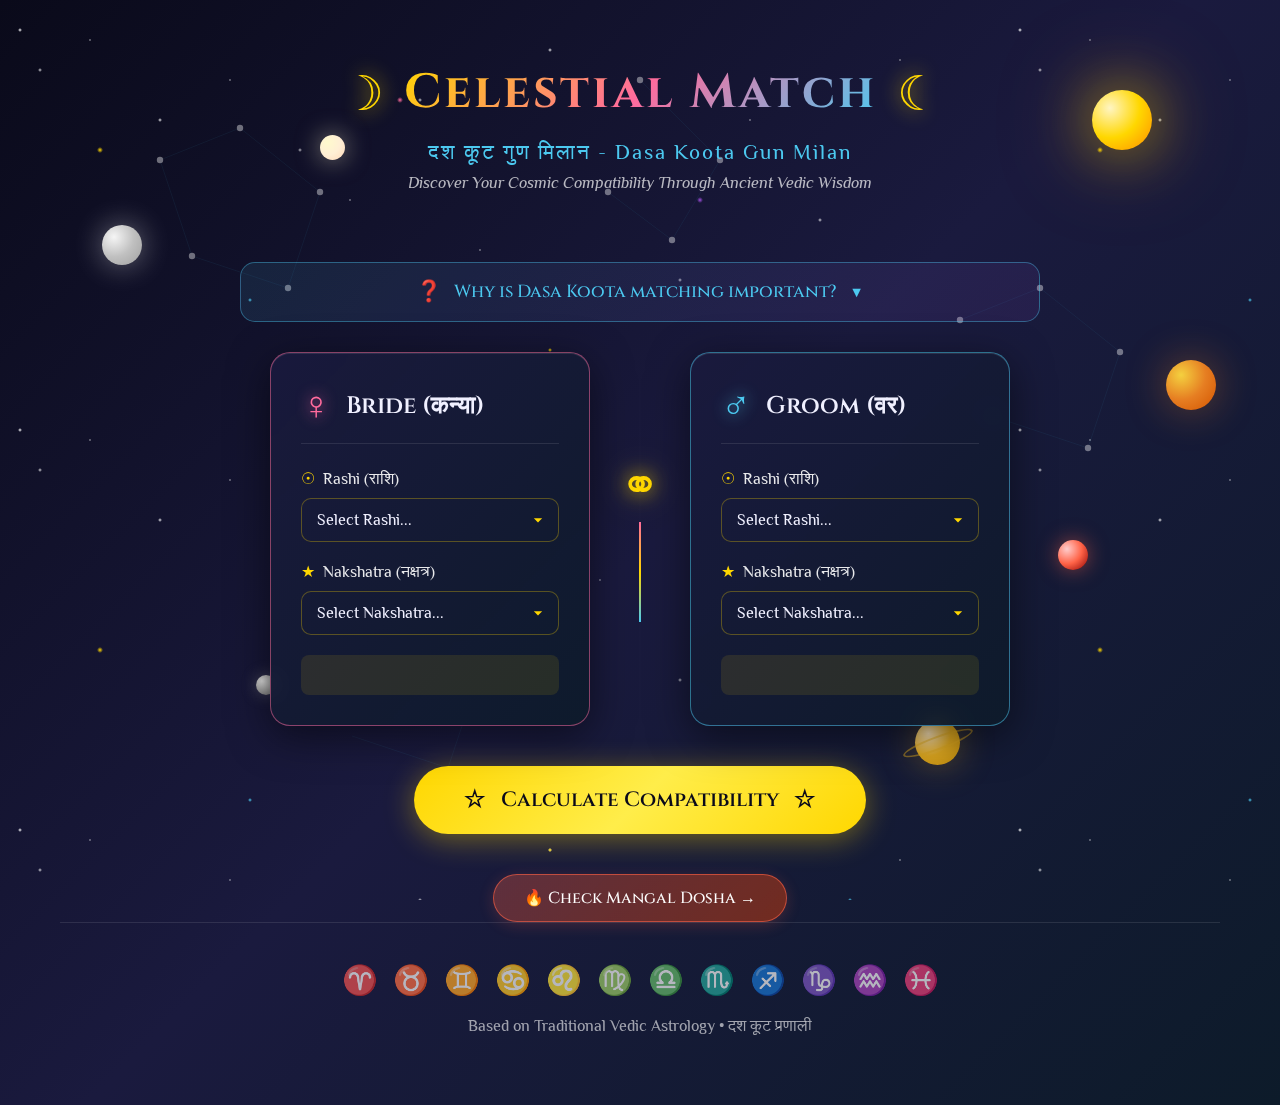
<file: astrocheck/index.html>
<!DOCTYPE html>
<html lang="en">
<head>
    <meta charset="UTF-8">
    <meta name="viewport" content="width=device-width, initial-scale=1.0">
    <title>✨ Celestial Match - Kundli Milan ✨</title>
    <link rel="preconnect" href="https://fonts.googleapis.com">
    <link rel="preconnect" href="https://fonts.gstatic.com" crossorigin>
    <link href="https://fonts.googleapis.com/css2?family=Cinzel:wght@400;600;700&family=Philosopher:wght@400;700&display=swap" rel="stylesheet">
    <link rel="stylesheet" href="styles.css">
</head>
<body>
    <div class="stars"></div>
    <div class="twinkling"></div>
    <div class="constellation"></div>
    
    <div class="planets">
        <div class="planet sun" title="Sun - सूर्य"></div>
        <div class="planet moon" title="Moon - चन्द्र"></div>
        <div class="planet mars" title="Mars - मंगल"></div>
        <div class="planet mercury" title="Mercury - बुध"></div>
        <div class="planet jupiter" title="Jupiter - गुरु"></div>
        <div class="planet venus" title="Venus - शुक्र"></div>
        <div class="planet saturn" title="Saturn - शनि"></div>
    </div>

    <div class="container">
        <header>
            <div class="logo">
                <span class="logo-icon">☽</span>
                <h1>Celestial Match</h1>
                <span class="logo-icon">☾</span>
            </div>
            <p class="subtitle">दश कूट गुण मिलान - Dasa Koota Gun Milan</p>
            <p class="tagline">Discover Your Cosmic Compatibility Through Ancient Vedic Wisdom</p>
        </header>

        <main>
            <!-- Expandable Info Section -->
            <div class="info-accordion">
                <button class="accordion-toggle" id="info-toggle">
                    <span class="toggle-icon">❓</span>
                    <span>Why is Dasa Koota matching important?</span>
                    <span class="toggle-arrow">▼</span>
                </button>
                <div class="accordion-content" id="info-content">
                    <div class="info-card">
                        <h3>🌟 The Science of Kundli Milan</h3>
                        <p>Kundli Milan (कुंडली मिलान), also known as <strong>Dasa Koota Gun Milan</strong>, is an ancient Vedic astrology system used to assess the compatibility between a prospective bride and groom before marriage. This 36-point matching system has been practiced for thousands of years in Indian tradition.</p>
                        
                        <h4>📊 The 10 Kootas Explained</h4>
                        <p>Each Koota evaluates a different aspect of married life:</p>
                        
                        <div class="koota-explain">
                            <div class="koota-explain-item">
                                <strong>☽ Rasi Koota (7 points)</strong>
                                <p>Evaluates emotional and mental compatibility based on Moon signs. The most important koota as it determines how well partners will understand each other's feelings, thoughts, and emotional needs.</p>
                            </div>
                            <div class="koota-explain-item">
                                <strong>♃ Rasyadhipati (5 points)</strong>
                                <p>Examines friendship between planetary lords of both Rashis. When lords are friends, partners naturally support each other's growth. Enemy lords may cause friction in decision-making and life goals.</p>
                            </div>
                            <div class="koota-explain-item">
                                <strong>∞ Rajju Koota (5 points)</strong>
                                <p>Critical for longevity! Rajju classifies nakshatras into body parts (head, neck, stomach, thigh, foot). Same Rajju may affect that body part's health or indicate widowhood. Different Rajju ensures protection.</p>
                            </div>
                            <div class="koota-explain-item">
                                <strong>☯ Gana Koota (4 points)</strong>
                                <p>Assesses temperament: <em>Deva</em> (gentle, cultured), <em>Nara</em> (balanced), <em>Rakshasa</em> (dominating). Same Gana means similar values and approaches to life. Deva-Rakshasa combination needs extra effort.</p>
                            </div>
                            <div class="koota-explain-item">
                                <strong>♌ Yoni Koota (4 points)</strong>
                                <p>Determines physical and intimate compatibility through animal symbols. Each nakshatra has a male or female animal. Compatible animals ensure physical harmony; enemy animals (like Snake-Mongoose) may create challenges.</p>
                            </div>
                            <div class="koota-explain-item">
                                <strong>☉ Dina Koota (3 points)</strong>
                                <p>Indicates day-to-day harmony, health compatibility, and mutual well-being. A good Dina score suggests fewer daily conflicts, better health synchronization, and smoother routine life together.</p>
                            </div>
                            <div class="koota-explain-item">
                                <strong>⚔ Vedha (2 points)</strong>
                                <p>Checks for nakshatra "affliction pairs" that traditionally cause obstacles. Vedha dosha is considered serious - these specific combinations are believed to bring sorrows and problems in married life.</p>
                            </div>
                            <div class="koota-explain-item">
                                <strong>☊ Vasya (2 points)</strong>
                                <p>Measures magnetic attraction and influence. Good Vasya ensures partners are naturally drawn to each other and willing to compromise. It determines who holds more influence in the relationship.</p>
                            </div>
                            <div class="koota-explain-item">
                                <strong>✦ Mahendra (2 points)</strong>
                                <p>Ensures family prosperity, wealth accumulation, and good progeny. Favorable Mahendra promotes happiness in family life and ensures continuation of lineage through healthy children.</p>
                            </div>
                            <div class="koota-explain-item">
                                <strong>♀ Stree Deergha (2 points)</strong>
                                <p>Specifically looks at the bride's welfare and longevity. A favorable score indicates the wife will enjoy a comfortable, respected, and happy life after marriage.</p>
                            </div>
                        </div>
                        
                        <h4>🎯 Score Interpretation</h4>
                        <div class="score-guide">
                            <div class="score-item excellent">26+ points: Excellent Match ✓</div>
                            <div class="score-item good">21-25 points: Very Good Match ✓</div>
                            <div class="score-item moderate">18-20 points: Good Match (Acceptable)</div>
                            <div class="score-item caution">Below 18: Needs Careful Consideration</div>
                        </div>
                        
                        <h4>⚠️ Important Doshas</h4>
                        <p>Some combinations indicate specific <strong>doshas</strong> (afflictions) that traditionally require remedial measures:</p>
                        <ul>
                            <li><strong>Rajju Dosha</strong> - Same Rajju position (affects longevity)</li>
                            <li><strong>Vedha Dosha</strong> - Certain nakshatra pairs that cause obstacles</li>
                            <li><strong>Gana Dosha</strong> - Incompatible temperaments (Deva-Rakshasa)</li>
                        </ul>
                        
                        <h4>💡 Modern Perspective</h4>
                        <p>While Kundli matching provides valuable insights into potential compatibility areas, remember that:</p>
                        <ul>
                            <li>Scores are guidelines, not absolute verdicts</li>
                            <li>Many successful marriages have moderate scores</li>
                            <li>Love, mutual respect, and communication are equally important</li>
                            <li>Remedies and conscious effort can address most doshas</li>
                        </ul>
                        
                        <p class="info-footer">🙏 Use this calculator as a tool for self-awareness and discussion, not as the sole decision-maker.</p>
                    </div>
                </div>
            </div>

            <div class="input-section">
                <div class="person-card bride">
                    <div class="card-header">
                        <span class="zodiac-symbol">♀</span>
                        <h2>Bride (कन्या)</h2>
                    </div>
                    <div class="form-group">
                        <label for="bride-rasi">
                            <span class="label-icon">☉</span> Rashi (राशि)
                        </label>
                        <select id="bride-rasi" class="cosmic-select">
                            <option value="">Select Rashi...</option>
                        </select>
                    </div>
                    <div class="form-group">
                        <label for="bride-nakshatra">
                            <span class="label-icon">★</span> Nakshatra (नक्षत्र)
                        </label>
                        <select id="bride-nakshatra" class="cosmic-select">
                            <option value="">Select Nakshatra...</option>
                        </select>
                    </div>
                    <div class="selected-info" id="bride-info"></div>
                </div>

                <div class="divider">
                    <div class="union-icon">⚭</div>
                    <div class="connecting-line"></div>
                </div>

                <div class="person-card groom">
                    <div class="card-header">
                        <span class="zodiac-symbol">♂</span>
                        <h2>Groom (वर)</h2>
                    </div>
                    <div class="form-group">
                        <label for="groom-rasi">
                            <span class="label-icon">☉</span> Rashi (राशि)
                        </label>
                        <select id="groom-rasi" class="cosmic-select">
                            <option value="">Select Rashi...</option>
                        </select>
                    </div>
                    <div class="form-group">
                        <label for="groom-nakshatra">
                            <span class="label-icon">★</span> Nakshatra (नक्षत्र)
                        </label>
                        <select id="groom-nakshatra" class="cosmic-select">
                            <option value="">Select Nakshatra...</option>
                        </select>
                    </div>
                    <div class="selected-info" id="groom-info"></div>
                </div>
            </div>

            <button id="calculate-btn" class="calculate-btn">
                <span class="btn-icon">☆</span>
                <span>Calculate Compatibility</span>
                <span class="btn-icon">☆</span>
            </button>

            <div style="text-align: center; margin-top: 20px;">
                <a href="mangal-dosha.html" class="mangal-btn">
                    🔥 Check Mangal Dosha →
                </a>
            </div>

            <div id="results" class="results-section hidden">
                <div class="results-header">
                    <h2>✧ Compatibility Results ✧</h2>
                    <div class="score-circle">
                        <svg viewBox="0 0 100 100">
                            <circle class="score-bg" cx="50" cy="50" r="45"></circle>
                            <circle class="score-progress" cx="50" cy="50" r="45" id="score-circle"></circle>
                        </svg>
                        <div class="score-text">
                            <span id="total-score">0</span>
                            <span class="score-max">/36</span>
                        </div>
                    </div>
                    <div id="compatibility-verdict" class="verdict"></div>
                </div>

                <div class="koota-grid">
                    <div class="koota-item has-tooltip" data-koota="dina">
                        <div class="koota-icon icon-sun">☉</div>
                        <div class="koota-name">Dina Koota</div>
                        <div class="koota-desc">Daily Harmony</div>
                        <div class="koota-score"><span id="dina-score">0</span>/3</div>
                        <div class="koota-bar"><div class="koota-fill" id="dina-bar"></div></div>
                        <div class="koota-tooltip">Assesses day-to-day compatibility, health harmony, and mutual well-being. Good score = fewer daily conflicts.</div>
                    </div>
                    <div class="koota-item has-tooltip" data-koota="gana">
                        <div class="koota-icon icon-gana">☯</div>
                        <div class="koota-name">Gana Koota</div>
                        <div class="koota-desc">Temperament</div>
                        <div class="koota-score"><span id="gana-score">0</span>/4</div>
                        <div class="koota-bar"><div class="koota-fill" id="gana-bar"></div></div>
                        <div class="koota-tooltip">Evaluates temperament: Deva (divine), Nara (human), Rakshasa (demon). Same Gana = best compatibility.</div>
                    </div>
                    <div class="koota-item has-tooltip" data-koota="yoni">
                        <div class="koota-icon icon-yoni">♌</div>
                        <div class="koota-name">Yoni Koota</div>
                        <div class="koota-desc">Physical Compatibility</div>
                        <div class="koota-score"><span id="yoni-score">0</span>/4</div>
                        <div class="koota-bar"><div class="koota-fill" id="yoni-bar"></div></div>
                        <div class="koota-tooltip">Determines physical and intimate compatibility based on animal symbols. Enemy animals = 0 points.</div>
                    </div>
                    <div class="koota-item has-tooltip" data-koota="rasi">
                        <div class="koota-icon icon-rasi">☽</div>
                        <div class="koota-name">Rasi Koota</div>
                        <div class="koota-desc">Moon Sign</div>
                        <div class="koota-score"><span id="rasi-score">0</span>/7</div>
                        <div class="koota-bar"><div class="koota-fill" id="rasi-bar"></div></div>
                        <div class="koota-tooltip">Most important koota! Evaluates emotional compatibility based on Moon sign positions. Carries highest points.</div>
                    </div>
                    <div class="koota-item has-tooltip" data-koota="rasiadhipati">
                        <div class="koota-icon icon-lord">♃</div>
                        <div class="koota-name">Rasyadhipati</div>
                        <div class="koota-desc">Planetary Lords</div>
                        <div class="koota-score"><span id="rasiadhipati-score">0</span>/5</div>
                        <div class="koota-bar"><div class="koota-fill" id="rasiadhipati-bar"></div></div>
                        <div class="koota-tooltip">Examines relationship between planetary lords of Moon signs. Friendly lords = natural harmony.</div>
                    </div>
                    <div class="koota-item has-tooltip" data-koota="rajju">
                        <div class="koota-icon icon-rajju">∞</div>
                        <div class="koota-name">Rajju Koota</div>
                        <div class="koota-desc">Longevity</div>
                        <div class="koota-score"><span id="rajju-score">0</span>/5</div>
                        <div class="koota-bar"><div class="koota-fill" id="rajju-bar"></div></div>
                        <div class="koota-tooltip">Crucial for marriage longevity! Same Rajju (body part) = caution advised. Different Rajju = auspicious.</div>
                    </div>
                    <div class="koota-item has-tooltip" data-koota="vedha">
                        <div class="koota-icon icon-vedha">⚔</div>
                        <div class="koota-name">Vedha Koota</div>
                        <div class="koota-desc">Affliction</div>
                        <div class="koota-score"><span id="vedha-score">0</span>/2</div>
                        <div class="koota-bar"><div class="koota-fill" id="vedha-bar"></div></div>
                        <div class="koota-tooltip">Checks for nakshatra affliction pairs. Vedha dosha = obstacles in marriage. No Vedha = good.</div>
                    </div>
                    <div class="koota-item has-tooltip" data-koota="vasya">
                        <div class="koota-icon icon-vasya">☊</div>
                        <div class="koota-name">Vasya Koota</div>
                        <div class="koota-desc">Mutual Control</div>
                        <div class="koota-score"><span id="vasya-score">0</span>/2</div>
                        <div class="koota-bar"><div class="koota-fill" id="vasya-bar"></div></div>
                        <div class="koota-tooltip">Indicates magnetic attraction and influence between partners. Mutual Vasya = 2 points, One-sided = 1 point.</div>
                    </div>
                    <div class="koota-item has-tooltip" data-koota="mahendra">
                        <div class="koota-icon icon-mahendra">✦</div>
                        <div class="koota-name">Mahendra</div>
                        <div class="koota-desc">Prosperity</div>
                        <div class="koota-score"><span id="mahendra-score">0</span>/2</div>
                        <div class="koota-bar"><div class="koota-fill" id="mahendra-bar"></div></div>
                        <div class="koota-tooltip">Ensures family well-being, prosperity, and good progeny. Favorable positions = 2 points.</div>
                    </div>
                    <div class="koota-item has-tooltip" data-koota="streedeergha">
                        <div class="koota-icon icon-stree">♀</div>
                        <div class="koota-name">Stree Deergha</div>
                        <div class="koota-desc">Woman's Fortune</div>
                        <div class="koota-score"><span id="streedeergha-score">0</span>/2</div>
                        <div class="koota-bar"><div class="koota-fill" id="streedeergha-bar"></div></div>
                        <div class="koota-tooltip">Looks at bride's welfare and happiness. Girl's nakshatra should be 9+ positions ahead of boy's.</div>
                    </div>
                </div>

                <div class="interpretation" id="interpretation">
                    <h3>☙ Detailed Interpretation ❧</h3>
                    <div id="interpretation-text"></div>
                </div>

                <div class="action-buttons">
                    <button id="print-btn" class="action-btn print-btn">
                        <span class="action-icon">⎙</span>
                        <span>Print Report</span>
                    </button>
                    <button id="reset-btn" class="action-btn reset-btn">
                        <span class="action-icon">↺</span>
                        <span>New Calculation</span>
                    </button>
                </div>
            </div>
        </main>

        <footer>
            <div class="zodiac-band">
                <span>♈</span><span>♉</span><span>♊</span><span>♋</span><span>♌</span><span>♍</span>
                <span>♎</span><span>♏</span><span>♐</span><span>♑</span><span>♒</span><span>♓</span>
            </div>
            <p>Based on Traditional Vedic Astrology • दश कूट प्रणाली</p>
        </footer>
    </div>

    <script src="cosmic-engine.js?v=19"></script>
    <script src="app.js?v=19"></script>
</body>
</html>
</file>
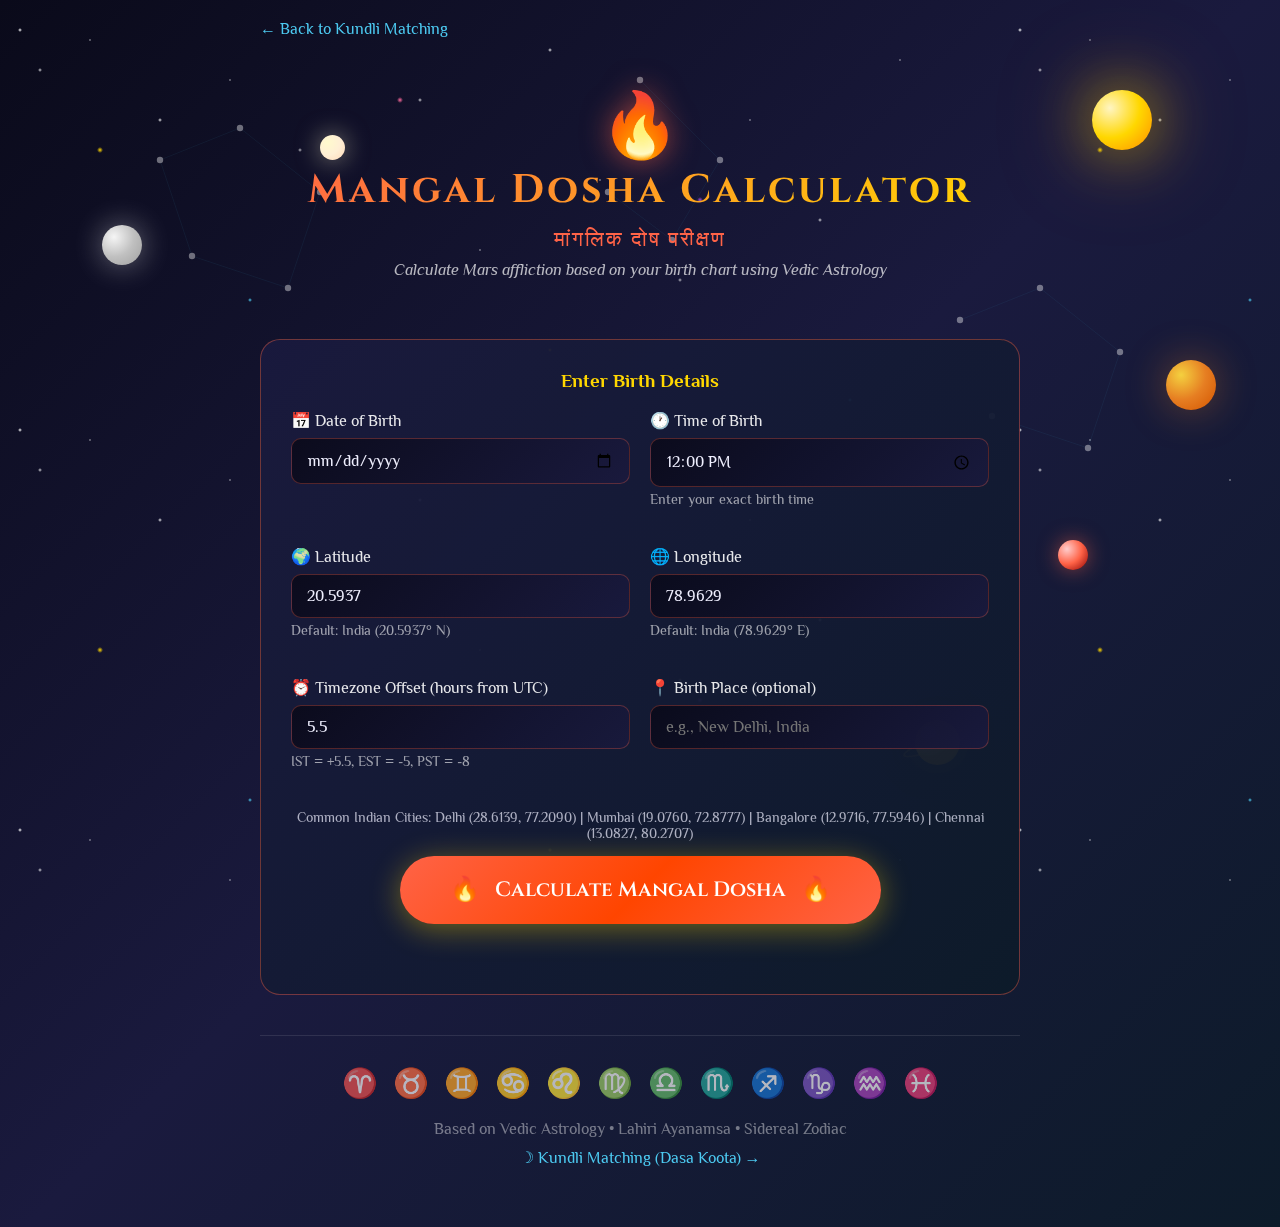
<file: astrocheck/mangal-dosha.html>
<!DOCTYPE html>
<html lang="en">
<head>
    <meta charset="UTF-8">
    <meta name="viewport" content="width=device-width, initial-scale=1.0">
    <title>🔥 Mangal Dosha Calculator - मांगलिक दोष</title>
    <link rel="preconnect" href="https://fonts.googleapis.com">
    <link rel="preconnect" href="https://fonts.gstatic.com" crossorigin>
    <link href="https://fonts.googleapis.com/css2?family=Cinzel:wght@400;600;700&family=Philosopher:wght@400;700&display=swap" rel="stylesheet">
    <link rel="stylesheet" href="styles.css">
    <style>
        .mangal-container {
            max-width: 800px;
            margin: 0 auto;
        }

        .birth-form {
            background: linear-gradient(135deg, rgba(26, 26, 62, 0.95), rgba(13, 27, 42, 0.95));
            border: 1px solid rgba(255, 99, 71, 0.4);
            border-radius: 20px;
            padding: 30px;
            margin-bottom: 30px;
        }

        .form-row {
            display: grid;
            grid-template-columns: repeat(auto-fit, minmax(200px, 1fr));
            gap: 20px;
            margin-bottom: 20px;
        }

        .form-group input {
            width: 100%;
            padding: 12px 15px;
            font-family: 'Philosopher', sans-serif;
            font-size: 1rem;
            background: linear-gradient(135deg, rgba(10, 10, 26, 0.9), rgba(26, 26, 62, 0.9));
            border: 1px solid rgba(255, 99, 71, 0.3);
            border-radius: 10px;
            color: var(--cosmic-white);
            transition: all 0.3s ease;
        }

        .form-group input:focus {
            outline: none;
            border-color: #ff6347;
            box-shadow: 0 0 15px rgba(255, 99, 71, 0.3);
        }

        .form-group label {
            display: block;
            margin-bottom: 8px;
            color: rgba(255, 255, 255, 0.9);
        }

        .mars-icon {
            font-size: 4rem;
            color: #ff6347;
            text-shadow: 0 0 30px rgba(255, 99, 71, 0.6);
            animation: marsGlow 2s ease-in-out infinite alternate;
        }

        @keyframes marsGlow {
            from { text-shadow: 0 0 30px rgba(255, 99, 71, 0.6); }
            to { text-shadow: 0 0 50px rgba(255, 99, 71, 0.9), 0 0 80px rgba(255, 99, 71, 0.4); }
        }

        .calculate-mangal-btn {
            background: linear-gradient(135deg, #ff6347, #ff4500, #ff6347);
            color: white;
        }

        .calculate-mangal-btn:hover {
            box-shadow: 0 10px 40px rgba(255, 99, 71, 0.5);
        }

        .result-card {
            background: linear-gradient(135deg, rgba(26, 26, 62, 0.95), rgba(13, 27, 42, 0.95));
            border-radius: 20px;
            padding: 30px;
            margin-bottom: 25px;
            border: 1px solid rgba(255, 215, 0, 0.3);
        }

        .result-card.manglik {
            border-color: rgba(255, 99, 71, 0.6);
            background: linear-gradient(135deg, rgba(255, 99, 71, 0.1), rgba(26, 26, 62, 0.95));
        }

        .result-card.non-manglik {
            border-color: rgba(74, 222, 128, 0.6);
            background: linear-gradient(135deg, rgba(74, 222, 128, 0.1), rgba(26, 26, 62, 0.95));
        }

        .result-card.cancelled {
            border-color: rgba(251, 191, 36, 0.6);
            background: linear-gradient(135deg, rgba(251, 191, 36, 0.1), rgba(26, 26, 62, 0.95));
        }

        .manglik-badge {
            display: inline-block;
            padding: 15px 40px;
            font-size: 1.5rem;
            font-weight: bold;
            border-radius: 50px;
            margin: 20px 0;
        }

        .manglik-badge.yes {
            background: rgba(255, 99, 71, 0.2);
            color: #ff6347;
            border: 2px solid #ff6347;
        }

        .manglik-badge.no {
            background: rgba(74, 222, 128, 0.2);
            color: #4ade80;
            border: 2px solid #4ade80;
        }

        .manglik-badge.partial {
            background: rgba(251, 191, 36, 0.2);
            color: #fbbf24;
            border: 2px solid #fbbf24;
        }

        .planet-positions {
            display: grid;
            grid-template-columns: repeat(auto-fit, minmax(180px, 1fr));
            gap: 15px;
            margin: 25px 0;
        }

        .planet-pos {
            background: rgba(255, 255, 255, 0.05);
            border-radius: 12px;
            padding: 15px;
            text-align: center;
        }

        .planet-pos .planet-name {
            font-weight: bold;
            color: var(--star-gold);
            margin-bottom: 5px;
        }

        .planet-pos .planet-sign {
            font-size: 1.1rem;
        }

        .planet-pos .planet-house {
            font-size: 0.9rem;
            opacity: 0.8;
        }

        .house-chart {
            display: grid;
            grid-template-columns: repeat(4, 1fr);
            gap: 3px;
            max-width: 400px;
            margin: 25px auto;
            background: rgba(255, 215, 0, 0.1);
            padding: 3px;
            border-radius: 10px;
        }

        .house-cell {
            background: rgba(10, 10, 26, 0.8);
            padding: 12px 8px;
            text-align: center;
            font-size: 0.85rem;
            min-height: 60px;
            display: flex;
            flex-direction: column;
            justify-content: center;
            align-items: center;
        }

        .house-cell.mars-house {
            background: rgba(255, 99, 71, 0.2);
            border: 1px solid #ff6347;
        }

        .house-num {
            font-size: 0.7rem;
            opacity: 0.6;
            margin-bottom: 3px;
        }

        .remedies-section {
            background: rgba(255, 99, 71, 0.1);
            border: 1px solid rgba(255, 99, 71, 0.3);
            border-radius: 15px;
            padding: 20px;
            margin-top: 20px;
        }

        .remedies-section h4 {
            color: #ff6347;
            margin-bottom: 15px;
        }

        .remedies-list {
            list-style: none;
            padding: 0;
        }

        .remedies-list li {
            padding: 10px 0;
            border-bottom: 1px solid rgba(255, 255, 255, 0.1);
            display: flex;
            align-items: center;
            gap: 10px;
        }

        .remedies-list li:last-child {
            border-bottom: none;
        }

        .remedy-icon {
            color: #ff6347;
        }

        .back-link {
            display: inline-flex;
            align-items: center;
            gap: 8px;
            color: var(--celestial-blue);
            text-decoration: none;
            margin-bottom: 20px;
            transition: all 0.3s ease;
        }

        .back-link:hover {
            color: var(--star-gold);
        }

        .location-helper {
            font-size: 0.85rem;
            color: rgba(255, 255, 255, 0.6);
            margin-top: 5px;
        }

        .cancellation-info {
            background: rgba(251, 191, 36, 0.15);
            border: 1px solid rgba(251, 191, 36, 0.4);
            border-radius: 12px;
            padding: 15px;
            margin-top: 15px;
        }

        .cancellation-info h5 {
            color: #fbbf24;
            margin-bottom: 10px;
        }
    </style>
</head>
<body>
    <div class="stars"></div>
    <div class="twinkling"></div>
    <div class="constellation"></div>
    
    <div class="planets">
        <div class="planet sun" title="Sun - सूर्य"></div>
        <div class="planet moon" title="Moon - चन्द्र"></div>
        <div class="planet mars" title="Mars - मंगल"></div>
        <div class="planet jupiter" title="Jupiter - गुरु"></div>
        <div class="planet venus" title="Venus - शुक्र"></div>
        <div class="planet saturn" title="Saturn - शनि"></div>
    </div>

    <div class="container mangal-container">
        <a href="index.html" class="back-link">← Back to Kundli Matching</a>

        <header style="text-align: center; padding: 30px 0;">
            <div class="mars-icon">🔥</div>
            <h1 style="font-family: 'Cinzel', serif; font-size: 2.5rem; background: linear-gradient(135deg, #ff6347, #ffd700); -webkit-background-clip: text; -webkit-text-fill-color: transparent;">
                Mangal Dosha Calculator
            </h1>
            <p class="subtitle" style="color: #ff6347;">मांगलिक दोष परीक्षण</p>
            <p class="tagline" style="margin-top: 10px;">Calculate Mars affliction based on your birth chart using Vedic Astrology</p>
        </header>

        <div class="birth-form">
            <h3 style="color: var(--star-gold); margin-bottom: 20px; text-align: center;">Enter Birth Details</h3>
            
            <div class="form-row">
                <div class="form-group">
                    <label for="birth-date">
                        <span class="label-icon">📅</span> Date of Birth
                    </label>
                    <input type="date" id="birth-date" required>
                </div>
                <div class="form-group">
                    <label for="birth-time">
                        <span class="label-icon">🕐</span> Time of Birth
                    </label>
                    <input type="time" id="birth-time" value="12:00" step="60" required>
                    <p class="location-helper">Enter your exact birth time</p>
                </div>
            </div>

            <div class="form-row">
                <div class="form-group">
                    <label for="birth-lat">
                        <span class="label-icon">🌍</span> Latitude
                    </label>
                    <input type="number" id="birth-lat" step="0.0001" value="20.5937" required>
                    <p class="location-helper">Default: India (20.5937° N)</p>
                </div>
                <div class="form-group">
                    <label for="birth-lng">
                        <span class="label-icon">🌐</span> Longitude
                    </label>
                    <input type="number" id="birth-lng" step="0.0001" value="78.9629" required>
                    <p class="location-helper">Default: India (78.9629° E)</p>
                </div>
            </div>

            <div class="form-row">
                <div class="form-group">
                    <label for="timezone">
                        <span class="label-icon">⏰</span> Timezone Offset (hours from UTC)
                    </label>
                    <input type="number" id="timezone" step="0.5" placeholder="e.g., 5.5 for IST" value="5.5" required>
                    <p class="location-helper">IST = +5.5, EST = -5, PST = -8</p>
                </div>
                <div class="form-group">
                    <label for="birth-place">
                        <span class="label-icon">📍</span> Birth Place (optional)
                    </label>
                    <input type="text" id="birth-place" placeholder="e.g., New Delhi, India">
                </div>
            </div>

            <div style="text-align: center; margin-top: 20px;">
                <p style="font-size: 0.9rem; opacity: 0.7; margin-bottom: 15px;">
                    Common Indian Cities: Delhi (28.6139, 77.2090) | Mumbai (19.0760, 72.8777) | Bangalore (12.9716, 77.5946) | Chennai (13.0827, 80.2707)
                </p>
                <button id="calculate-mangal" class="calculate-btn calculate-mangal-btn">
                    <span class="btn-icon">🔥</span>
                    <span>Calculate Mangal Dosha</span>
                    <span class="btn-icon">🔥</span>
                </button>
            </div>
        </div>

        <div id="mangal-results" class="hidden">
            <!-- Results will be populated here -->
        </div>

        <footer style="text-align: center; padding: 30px 0; border-top: 1px solid rgba(255, 255, 255, 0.1); margin-top: 40px;">
            <div class="zodiac-band">
                <span>♈</span><span>♉</span><span>♊</span><span>♋</span><span>♌</span><span>♍</span>
                <span>♎</span><span>♏</span><span>♐</span><span>♑</span><span>♒</span><span>♓</span>
            </div>
            <p style="margin-top: 15px; opacity: 0.7;">Based on Vedic Astrology • Lahiri Ayanamsa • Sidereal Zodiac</p>
            <p style="margin-top: 10px;"><a href="index.html" style="color: var(--celestial-blue); text-decoration: none;">☽ Kundli Matching (Dasa Koota) →</a></p>
        </footer>
    </div>

    <script src="mangal-calculator.js?v=1"></script>
</body>
</html>
</file>
<file: astrocheck/styles.css>
/* ===== COSMIC THEME VARIABLES ===== */
:root {
    --cosmic-dark: #0a0a1a;
    --cosmic-purple: #1a1a3e;
    --cosmic-blue: #0d1b2a;
    --star-gold: #ffd700;
    --nebula-pink: #ff6b9d;
    --nebula-purple: #9d4edd;
    --celestial-blue: #4cc9f0;
    --cosmic-white: #f0f0ff;
    --success-green: #4ade80;
    --warning-orange: #fb923c;
    --error-red: #f87171;
}

/* ===== RESET & BASE ===== */
* {
    margin: 0;
    padding: 0;
    box-sizing: border-box;
}

html {
    scroll-behavior: smooth;
}

body {
    font-family: 'Philosopher', sans-serif;
    background: linear-gradient(135deg, var(--cosmic-dark) 0%, var(--cosmic-purple) 50%, var(--cosmic-blue) 100%);
    min-height: 100vh;
    color: var(--cosmic-white);
    overflow-x: hidden;
    position: relative;
}

/* ===== ANIMATED STARS BACKGROUND ===== */
.stars, .twinkling, .constellation {
    position: fixed;
    top: 0;
    left: 0;
    right: 0;
    bottom: 0;
    width: 100%;
    height: 100%;
    pointer-events: none;
}

.stars {
    background: 
        radial-gradient(2px 2px at 20px 30px, #fff, transparent),
        radial-gradient(2px 2px at 40px 70px, rgba(255,255,255,0.8), transparent),
        radial-gradient(1px 1px at 90px 40px, #fff, transparent),
        radial-gradient(2px 2px at 160px 120px, rgba(255,255,255,0.9), transparent),
        radial-gradient(1px 1px at 230px 80px, #fff, transparent),
        radial-gradient(2px 2px at 300px 150px, rgba(255,255,255,0.7), transparent),
        radial-gradient(1px 1px at 350px 200px, #fff, transparent),
        radial-gradient(2px 2px at 420px 100px, rgba(255,255,255,0.8), transparent),
        radial-gradient(1px 1px at 480px 250px, #fff, transparent),
        radial-gradient(2px 2px at 550px 50px, rgba(255,255,255,0.9), transparent),
        radial-gradient(1px 1px at 600px 180px, #fff, transparent),
        radial-gradient(2px 2px at 680px 280px, rgba(255,255,255,0.7), transparent),
        radial-gradient(1px 1px at 750px 120px, #fff, transparent),
        radial-gradient(2px 2px at 820px 220px, rgba(255,255,255,0.8), transparent),
        radial-gradient(1px 1px at 900px 60px, #fff, transparent);
    background-size: 1000px 400px;
    animation: starsMove 100s linear infinite;
    z-index: 0;
}

@keyframes starsMove {
    from { background-position: 0 0; }
    to { background-position: 1000px 400px; }
}

.twinkling {
    background: 
        radial-gradient(3px 3px at 100px 150px, var(--star-gold), transparent),
        radial-gradient(2px 2px at 250px 300px, var(--celestial-blue), transparent),
        radial-gradient(3px 3px at 400px 100px, var(--nebula-pink), transparent),
        radial-gradient(2px 2px at 550px 350px, var(--star-gold), transparent),
        radial-gradient(3px 3px at 700px 200px, var(--nebula-purple), transparent),
        radial-gradient(2px 2px at 850px 400px, var(--celestial-blue), transparent);
    background-size: 1000px 500px;
    animation: twinkle 4s ease-in-out infinite alternate;
    z-index: 1;
}

@keyframes twinkle {
    0% { opacity: 0.3; }
    100% { opacity: 1; }
}

.constellation {
    background-image: url("data:image/svg+xml,%3Csvg xmlns='http://www.w3.org/2000/svg' viewBox='0 0 800 600'%3E%3Cg fill='none' stroke='%234cc9f033' stroke-width='0.5'%3E%3Cpath d='M100,100 L150,80 L200,120 L180,180 L120,160 Z'/%3E%3Cpath d='M400,50 L450,100 L420,150 L380,120'/%3E%3Cpath d='M600,200 L650,180 L700,220 L680,280 L620,260'/%3E%3Cpath d='M200,400 L260,380 L300,420 L280,480 L220,460'/%3E%3Cpath d='M500,350 L560,330 L600,380 L570,440 L510,420'/%3E%3C/g%3E%3Cg fill='%23fff'%3E%3Ccircle cx='100' cy='100' r='2'/%3E%3Ccircle cx='150' cy='80' r='2'/%3E%3Ccircle cx='200' cy='120' r='2'/%3E%3Ccircle cx='180' cy='180' r='2'/%3E%3Ccircle cx='120' cy='160' r='2'/%3E%3Ccircle cx='400' cy='50' r='2'/%3E%3Ccircle cx='450' cy='100' r='2'/%3E%3Ccircle cx='420' cy='150' r='2'/%3E%3Ccircle cx='380' cy='120' r='2'/%3E%3Ccircle cx='600' cy='200' r='2'/%3E%3Ccircle cx='650' cy='180' r='2'/%3E%3Ccircle cx='700' cy='220' r='2'/%3E%3Ccircle cx='680' cy='280' r='2'/%3E%3Ccircle cx='620' cy='260' r='2'/%3E%3C/g%3E%3C/svg%3E");
    background-size: cover;
    opacity: 0.4;
    z-index: 2;
}

/* ===== ANIMATED PLANETS ===== */
.planets {
    position: fixed;
    top: 0;
    left: 0;
    width: 100%;
    height: 100%;
    pointer-events: none;
    z-index: 3;
    overflow: hidden;
}

.planet {
    position: absolute;
    border-radius: 50%;
    animation: float 20s ease-in-out infinite;
}

.planet.sun {
    width: 60px;
    height: 60px;
    background: radial-gradient(circle at 30% 30%, #fff5c3, #ffd700, #ff8c00);
    box-shadow: 0 0 60px rgba(255, 215, 0, 0.6), 0 0 100px rgba(255, 140, 0, 0.4);
    top: 10%;
    right: 10%;
    animation: float 25s ease-in-out infinite, pulse 3s ease-in-out infinite;
}

.planet.moon {
    width: 40px;
    height: 40px;
    background: radial-gradient(circle at 30% 30%, #f5f5f5, #c0c0c0, #a0a0a0);
    box-shadow: 0 0 30px rgba(255, 255, 255, 0.4);
    top: 25%;
    left: 8%;
    animation: float 18s ease-in-out infinite reverse;
}

.planet.mars {
    width: 30px;
    height: 30px;
    background: radial-gradient(circle at 30% 30%, #ffcccb, #ff6347, #8b0000);
    box-shadow: 0 0 20px rgba(255, 99, 71, 0.5);
    top: 60%;
    right: 15%;
    animation: float 22s ease-in-out infinite;
}

.planet.mercury {
    width: 20px;
    height: 20px;
    background: radial-gradient(circle at 30% 30%, #e0e0e0, #a0a0a0, #606060);
    box-shadow: 0 0 15px rgba(160, 160, 160, 0.4);
    top: 75%;
    left: 20%;
    animation: float 15s ease-in-out infinite;
}

.planet.jupiter {
    width: 50px;
    height: 50px;
    background: radial-gradient(circle at 30% 30%, #f4d03f, #e67e22, #d35400);
    box-shadow: 0 0 40px rgba(230, 126, 34, 0.4);
    top: 40%;
    right: 5%;
    animation: float 30s ease-in-out infinite reverse;
}

.planet.venus {
    width: 25px;
    height: 25px;
    background: radial-gradient(circle at 30% 30%, #fffacd, #ffefd5, #ffdab9);
    box-shadow: 0 0 25px rgba(255, 250, 205, 0.5);
    top: 15%;
    left: 25%;
    animation: float 20s ease-in-out infinite;
}

.planet.saturn {
    width: 45px;
    height: 45px;
    background: radial-gradient(circle at 30% 30%, #f5deb3, #daa520, #b8860b);
    box-shadow: 0 0 35px rgba(218, 165, 32, 0.4);
    top: 80%;
    right: 25%;
    animation: float 28s ease-in-out infinite reverse;
}

.planet.saturn::after {
    content: '';
    position: absolute;
    top: 50%;
    left: 50%;
    transform: translate(-50%, -50%) rotate(-20deg);
    width: 70px;
    height: 10px;
    border: 2px solid rgba(218, 165, 32, 0.5);
    border-radius: 50%;
    background: transparent;
}

@keyframes float {
    0%, 100% { transform: translateY(0) translateX(0); }
    25% { transform: translateY(-20px) translateX(10px); }
    50% { transform: translateY(0) translateX(20px); }
    75% { transform: translateY(20px) translateX(10px); }
}

@keyframes pulse {
    0%, 100% { box-shadow: 0 0 60px rgba(255, 215, 0, 0.6), 0 0 100px rgba(255, 140, 0, 0.4); }
    50% { box-shadow: 0 0 80px rgba(255, 215, 0, 0.8), 0 0 120px rgba(255, 140, 0, 0.6); }
}

/* ===== MAIN CONTAINER ===== */
.container {
    position: relative;
    z-index: 10;
    max-width: 1200px;
    margin: 0 auto;
    padding: 20px;
    min-height: 100vh;
}

/* ===== HEADER ===== */
header {
    text-align: center;
    padding: 40px 20px;
    margin-bottom: 30px;
}

.logo {
    display: flex;
    align-items: center;
    justify-content: center;
    gap: 20px;
    margin-bottom: 15px;
}

.logo-icon {
    font-size: 3rem;
    color: var(--star-gold);
    text-shadow: 0 0 20px var(--star-gold);
    animation: glow 2s ease-in-out infinite alternate;
}

@keyframes glow {
    from { text-shadow: 0 0 20px var(--star-gold), 0 0 40px var(--star-gold); }
    to { text-shadow: 0 0 30px var(--star-gold), 0 0 60px var(--star-gold), 0 0 80px var(--nebula-pink); }
}

h1 {
    font-family: 'Cinzel', serif;
    font-size: 3rem;
    font-weight: 700;
    background: linear-gradient(135deg, var(--star-gold), var(--nebula-pink), var(--celestial-blue));
    -webkit-background-clip: text;
    -webkit-text-fill-color: transparent;
    background-clip: text;
    text-shadow: none;
    letter-spacing: 3px;
}

.subtitle {
    font-size: 1.3rem;
    color: var(--celestial-blue);
    margin-top: 10px;
    letter-spacing: 2px;
}

.tagline {
    font-size: 1rem;
    color: rgba(255, 255, 255, 0.7);
    margin-top: 10px;
    font-style: italic;
}

/* ===== INFO ACCORDION ===== */
.info-accordion {
    max-width: 800px;
    margin: 0 auto 30px;
}

.accordion-toggle {
    width: 100%;
    display: flex;
    align-items: center;
    justify-content: center;
    gap: 12px;
    padding: 15px 25px;
    font-family: 'Cinzel', serif;
    font-size: 1.1rem;
    font-weight: 500;
    color: var(--celestial-blue);
    background: linear-gradient(135deg, rgba(76, 201, 240, 0.1), rgba(157, 78, 221, 0.1));
    border: 1px solid rgba(76, 201, 240, 0.4);
    border-radius: 15px;
    cursor: pointer;
    transition: all 0.3s ease;
}

.accordion-toggle:hover {
    background: linear-gradient(135deg, rgba(76, 201, 240, 0.2), rgba(157, 78, 221, 0.2));
    border-color: var(--celestial-blue);
}

.toggle-icon {
    font-size: 1.3rem;
}

.toggle-arrow {
    font-size: 0.9rem;
    transition: transform 0.3s ease;
}

.accordion-toggle.active .toggle-arrow {
    transform: rotate(180deg);
}

.accordion-content {
    max-height: 0;
    overflow: hidden;
    transition: max-height 0.5s ease-out;
}

.accordion-content.expanded {
    max-height: 2000px;
    transition: max-height 0.7s ease-in;
}

.info-card {
    background: linear-gradient(135deg, rgba(26, 26, 62, 0.95), rgba(13, 27, 42, 0.95));
    border: 1px solid rgba(76, 201, 240, 0.3);
    border-top: none;
    border-radius: 0 0 15px 15px;
    padding: 25px;
    margin-top: -10px;
}

.info-card h3 {
    color: var(--star-gold);
    font-family: 'Cinzel', serif;
    font-size: 1.4rem;
    margin-bottom: 15px;
    text-align: center;
}

.info-card h4 {
    color: var(--celestial-blue);
    font-size: 1.1rem;
    margin: 20px 0 10px;
}

.info-card p {
    line-height: 1.7;
    margin-bottom: 12px;
    color: rgba(255, 255, 255, 0.9);
}

.info-card ul {
    margin-left: 20px;
    margin-bottom: 15px;
}

.info-card li {
    line-height: 1.8;
    color: rgba(255, 255, 255, 0.85);
    margin-bottom: 5px;
}

.score-guide {
    display: grid;
    grid-template-columns: repeat(auto-fit, minmax(200px, 1fr));
    gap: 10px;
    margin: 15px 0;
}

.score-item {
    padding: 10px 15px;
    border-radius: 8px;
    font-weight: 500;
    text-align: center;
}

.score-item.excellent {
    background: rgba(74, 222, 128, 0.2);
    color: #4ade80;
    border: 1px solid rgba(74, 222, 128, 0.4);
}

.score-item.good {
    background: rgba(76, 201, 240, 0.2);
    color: #4cc9f0;
    border: 1px solid rgba(76, 201, 240, 0.4);
}

.score-item.moderate {
    background: rgba(251, 191, 36, 0.2);
    color: #fbbf24;
    border: 1px solid rgba(251, 191, 36, 0.4);
}

.score-item.caution {
    background: rgba(248, 113, 113, 0.2);
    color: #f87171;
    border: 1px solid rgba(248, 113, 113, 0.4);
}

.info-footer {
    text-align: center;
    margin-top: 20px;
    padding-top: 15px;
    border-top: 1px solid rgba(255, 255, 255, 0.1);
    font-style: italic;
    color: var(--star-gold) !important;
}

/* Koota Explanations in Info Section */
.koota-explain {
    display: grid;
    grid-template-columns: repeat(auto-fit, minmax(280px, 1fr));
    gap: 15px;
    margin: 20px 0;
}

.koota-explain-item {
    background: rgba(255, 255, 255, 0.05);
    border: 1px solid rgba(255, 215, 0, 0.2);
    border-radius: 12px;
    padding: 15px;
    transition: all 0.3s ease;
}

.koota-explain-item:hover {
    border-color: rgba(255, 215, 0, 0.5);
    background: rgba(255, 255, 255, 0.08);
}

.koota-explain-item strong {
    color: var(--star-gold);
    font-size: 1rem;
    display: block;
    margin-bottom: 8px;
}

.koota-explain-item p {
    margin: 0 !important;
    font-size: 0.9rem;
    line-height: 1.6;
    color: rgba(255, 255, 255, 0.85);
}

/* ===== INPUT SECTION ===== */
.input-section {
    display: flex;
    justify-content: center;
    align-items: stretch;
    gap: 30px;
    flex-wrap: wrap;
    margin-bottom: 40px;
}

.person-card {
    background: linear-gradient(135deg, rgba(26, 26, 62, 0.9), rgba(13, 27, 42, 0.9));
    border: 1px solid rgba(255, 215, 0, 0.3);
    border-radius: 20px;
    padding: 30px;
    width: 320px;
    backdrop-filter: blur(10px);
    box-shadow: 0 10px 40px rgba(0, 0, 0, 0.5), inset 0 1px 0 rgba(255, 255, 255, 0.1);
    transition: transform 0.3s ease, box-shadow 0.3s ease;
}

.person-card:hover {
    transform: translateY(-5px);
    box-shadow: 0 15px 50px rgba(0, 0, 0, 0.6), inset 0 1px 0 rgba(255, 255, 255, 0.15);
}

.person-card.bride {
    border-color: rgba(255, 107, 157, 0.5);
}

.person-card.bride:hover {
    border-color: rgba(255, 107, 157, 0.8);
}

.person-card.groom {
    border-color: rgba(76, 201, 240, 0.5);
}

.person-card.groom:hover {
    border-color: rgba(76, 201, 240, 0.8);
}

.card-header {
    display: flex;
    align-items: center;
    gap: 15px;
    margin-bottom: 25px;
    padding-bottom: 15px;
    border-bottom: 1px solid rgba(255, 255, 255, 0.1);
}

.zodiac-symbol {
    font-size: 2.5rem;
}

.bride .zodiac-symbol {
    color: var(--nebula-pink);
    text-shadow: 0 0 15px var(--nebula-pink);
}

.groom .zodiac-symbol {
    color: var(--celestial-blue);
    text-shadow: 0 0 15px var(--celestial-blue);
}

.card-header h2 {
    font-family: 'Cinzel', serif;
    font-size: 1.5rem;
    font-weight: 600;
}

.form-group {
    margin-bottom: 20px;
}

.form-group label {
    display: flex;
    align-items: center;
    gap: 8px;
    font-size: 1rem;
    margin-bottom: 10px;
    color: rgba(255, 255, 255, 0.9);
}

.label-icon {
    color: var(--star-gold);
}

.cosmic-select {
    width: 100%;
    padding: 12px 15px;
    font-family: 'Philosopher', sans-serif;
    font-size: 1rem;
    background: linear-gradient(135deg, rgba(10, 10, 26, 0.9), rgba(26, 26, 62, 0.9));
    border: 1px solid rgba(255, 215, 0, 0.3);
    border-radius: 10px;
    color: var(--cosmic-white);
    cursor: pointer;
    transition: all 0.3s ease;
    appearance: none;
    background-image: url("data:image/svg+xml,%3Csvg xmlns='http://www.w3.org/2000/svg' viewBox='0 0 24 24' fill='%23ffd700'%3E%3Cpath d='M7 10l5 5 5-5z'/%3E%3C/svg%3E");
    background-repeat: no-repeat;
    background-position: right 10px center;
    background-size: 20px;
}

.cosmic-select:hover {
    border-color: var(--star-gold);
    box-shadow: 0 0 15px rgba(255, 215, 0, 0.2);
}

.cosmic-select:focus {
    outline: none;
    border-color: var(--star-gold);
    box-shadow: 0 0 20px rgba(255, 215, 0, 0.3);
}

.cosmic-select option {
    background: var(--cosmic-dark);
    color: var(--cosmic-white);
    padding: 10px;
}

.selected-info {
    margin-top: 15px;
    padding: 10px;
    background: rgba(255, 215, 0, 0.1);
    border-radius: 8px;
    font-size: 0.9rem;
    min-height: 40px;
    display: flex;
    align-items: center;
    justify-content: center;
    text-align: center;
}

/* Mangal Dosha Checkbox */
.mangal-dosha-check {
    margin-top: 15px;
    padding: 10px;
    background: rgba(255, 99, 71, 0.1);
    border: 1px solid rgba(255, 99, 71, 0.3);
    border-radius: 8px;
}

.mangal-label {
    display: flex;
    align-items: center;
    gap: 10px;
    cursor: pointer;
    font-size: 0.95rem;
}

.mangal-checkbox {
    appearance: none;
    -webkit-appearance: none;
    width: 22px;
    height: 22px;
    border: 2px solid rgba(255, 99, 71, 0.5);
    border-radius: 5px;
    background: rgba(10, 10, 26, 0.8);
    cursor: pointer;
    transition: all 0.3s ease;
    position: relative;
}

.mangal-checkbox:checked {
    background: #ff6347;
    border-color: #ff6347;
}

.mangal-checkbox:checked::after {
    content: '✓';
    position: absolute;
    top: 50%;
    left: 50%;
    transform: translate(-50%, -50%);
    color: white;
    font-size: 14px;
    font-weight: bold;
}

.mangal-checkbox:hover {
    border-color: #ff6347;
    box-shadow: 0 0 10px rgba(255, 99, 71, 0.4);
}

.mangal-text {
    color: #ff6347;
    font-weight: 500;
}

/* ===== DIVIDER ===== */
.divider {
    display: flex;
    flex-direction: column;
    align-items: center;
    justify-content: center;
    padding: 20px 0;
}

.union-icon {
    font-size: 3rem;
    color: var(--star-gold);
    text-shadow: 0 0 20px rgba(255, 215, 0, 0.8), 0 0 40px rgba(255, 215, 0, 0.4);
    animation: unionGlow 2s ease-in-out infinite alternate;
}

@keyframes unionGlow {
    0% { 
        transform: scale(1); 
        text-shadow: 0 0 20px rgba(255, 215, 0, 0.8), 0 0 40px rgba(255, 215, 0, 0.4);
    }
    100% { 
        transform: scale(1.1); 
        text-shadow: 0 0 30px rgba(255, 215, 0, 1), 0 0 60px rgba(255, 107, 157, 0.6);
    }
}

.connecting-line {
    width: 2px;
    height: 100px;
    background: linear-gradient(to bottom, var(--nebula-pink), var(--star-gold), var(--celestial-blue));
    margin-top: 10px;
}

/* ===== CALCULATE BUTTON ===== */
.calculate-btn {
    display: flex;
    align-items: center;
    justify-content: center;
    gap: 15px;
    margin: 0 auto 40px;
    padding: 18px 50px;
    font-family: 'Cinzel', serif;
    font-size: 1.3rem;
    font-weight: 600;
    color: var(--cosmic-dark);
    background: linear-gradient(135deg, var(--star-gold), #ffed4a, var(--star-gold));
    border: none;
    border-radius: 50px;
    cursor: pointer;
    transition: all 0.3s ease;
    box-shadow: 0 5px 30px rgba(255, 215, 0, 0.4);
}

.calculate-btn:hover {
    transform: translateY(-3px);
    box-shadow: 0 10px 40px rgba(255, 215, 0, 0.6);
}

.calculate-btn:active {
    transform: translateY(0);
}

/* Mangal Dosha Button */
.mangal-btn {
    display: inline-block;
    padding: 12px 30px;
    font-family: 'Cinzel', serif;
    font-size: 1rem;
    font-weight: 500;
    color: #fff;
    background: linear-gradient(135deg, rgba(255, 99, 71, 0.3), rgba(255, 69, 0, 0.4));
    border: 1px solid rgba(255, 99, 71, 0.6);
    border-radius: 30px;
    text-decoration: none;
    transition: all 0.3s ease;
    box-shadow: 0 3px 15px rgba(255, 99, 71, 0.2);
}

.mangal-btn:hover {
    background: linear-gradient(135deg, rgba(255, 99, 71, 0.5), rgba(255, 69, 0, 0.6));
    border-color: #ff6347;
    box-shadow: 0 5px 25px rgba(255, 99, 71, 0.4);
    transform: translateY(-2px);
}

.btn-icon {
    font-size: 1.5rem;
    animation: sparkle 1s ease-in-out infinite;
}

@keyframes sparkle {
    0%, 100% { opacity: 1; transform: scale(1); }
    50% { opacity: 0.7; transform: scale(1.2); }
}

/* ===== RESULTS SECTION ===== */
.results-section {
    background: linear-gradient(135deg, rgba(26, 26, 62, 0.95), rgba(13, 27, 42, 0.95));
    border: 1px solid rgba(255, 215, 0, 0.3);
    border-radius: 25px;
    padding: 40px;
    margin-bottom: 40px;
    backdrop-filter: blur(15px);
    box-shadow: 0 15px 50px rgba(0, 0, 0, 0.5);
    animation: fadeInUp 0.5s ease-out;
}

@keyframes fadeInUp {
    from {
        opacity: 0;
        transform: translateY(30px);
    }
    to {
        opacity: 1;
        transform: translateY(0);
    }
}

.hidden {
    display: none !important;
}

.results-header {
    text-align: center;
    margin-bottom: 40px;
}

.results-header h2 {
    font-family: 'Cinzel', serif;
    font-size: 2rem;
    margin-bottom: 30px;
    color: var(--star-gold);
}

/* ===== SCORE CIRCLE ===== */
.score-circle {
    position: relative;
    width: 180px;
    height: 180px;
    margin: 0 auto 25px;
}

.score-circle svg {
    transform: rotate(-90deg);
    width: 100%;
    height: 100%;
}

.score-bg {
    fill: none;
    stroke: rgba(255, 255, 255, 0.1);
    stroke-width: 8;
}

.score-progress {
    fill: none;
    stroke: url(#scoreGradient);
    stroke-width: 8;
    stroke-linecap: round;
    stroke-dasharray: 283;
    stroke-dashoffset: 283;
    transition: stroke-dashoffset 1.5s ease-out;
}

.score-text {
    position: absolute;
    top: 50%;
    left: 50%;
    transform: translate(-50%, -50%);
    text-align: center;
}

.score-text span:first-child {
    font-family: 'Cinzel', serif;
    font-size: 3rem;
    font-weight: 700;
    color: var(--star-gold);
}

.score-max {
    font-size: 1.5rem;
    color: rgba(255, 255, 255, 0.6);
}

.verdict {
    font-size: 1.5rem;
    font-weight: 600;
    padding: 15px 30px;
    border-radius: 30px;
    display: inline-block;
    margin-top: 10px;
}

.verdict.excellent {
    background: linear-gradient(135deg, rgba(74, 222, 128, 0.2), rgba(34, 197, 94, 0.2));
    color: var(--success-green);
    border: 1px solid var(--success-green);
}

.verdict.very-good {
    background: linear-gradient(135deg, rgba(74, 222, 128, 0.15), rgba(34, 197, 94, 0.15));
    color: #86efac;
    border: 1px solid #86efac;
}

.verdict.good {
    background: linear-gradient(135deg, rgba(76, 201, 240, 0.2), rgba(56, 189, 248, 0.2));
    color: var(--celestial-blue);
    border: 1px solid var(--celestial-blue);
}

.verdict.moderate {
    background: linear-gradient(135deg, rgba(251, 146, 60, 0.2), rgba(249, 115, 22, 0.2));
    color: var(--warning-orange);
    border: 1px solid var(--warning-orange);
}

.verdict.bad {
    background: linear-gradient(135deg, rgba(248, 113, 113, 0.2), rgba(239, 68, 68, 0.2));
    color: var(--error-red);
    border: 1px solid var(--error-red);
}

/* ===== KOOTA GRID ===== */
.koota-grid {
    display: grid;
    grid-template-columns: repeat(auto-fit, minmax(220px, 1fr));
    gap: 20px;
    margin-bottom: 40px;
}

.koota-item {
    background: linear-gradient(135deg, rgba(10, 10, 26, 0.8), rgba(26, 26, 62, 0.8));
    border: 1px solid rgba(255, 255, 255, 0.1);
    border-radius: 15px;
    padding: 20px;
    text-align: center;
    transition: all 0.3s ease;
}

.koota-item:hover {
    border-color: var(--star-gold);
    transform: translateY(-3px);
    box-shadow: 0 10px 30px rgba(0, 0, 0, 0.3);
}

/* Koota Tooltips */
.koota-item.has-tooltip {
    position: relative;
    cursor: help;
}

.koota-tooltip {
    position: absolute;
    bottom: calc(100% + 10px);
    left: 50%;
    transform: translateX(-50%);
    width: 250px;
    padding: 12px 15px;
    background: linear-gradient(135deg, rgba(10, 10, 26, 0.98), rgba(26, 26, 62, 0.98));
    border: 1px solid var(--star-gold);
    border-radius: 12px;
    font-size: 0.85rem;
    line-height: 1.5;
    color: var(--cosmic-white);
    text-align: left;
    opacity: 0;
    visibility: hidden;
    transition: all 0.3s ease;
    z-index: 100;
    box-shadow: 0 10px 30px rgba(0, 0, 0, 0.5);
    pointer-events: none;
}

.koota-tooltip::after {
    content: '';
    position: absolute;
    top: 100%;
    left: 50%;
    transform: translateX(-50%);
    border: 8px solid transparent;
    border-top-color: var(--star-gold);
}

.koota-item.has-tooltip:hover .koota-tooltip {
    opacity: 1;
    visibility: visible;
    bottom: calc(100% + 15px);
}

.koota-icon {
    font-size: 2.2rem;
    margin-bottom: 10px;
    font-family: 'Segoe UI Symbol', 'Apple Symbols', sans-serif;
}

.icon-sun { color: #FFD700; text-shadow: 0 0 15px rgba(255, 215, 0, 0.6); }
.icon-gana { color: #9D4EDD; text-shadow: 0 0 15px rgba(157, 78, 221, 0.6); }
.icon-yoni { color: #FF6B9D; text-shadow: 0 0 15px rgba(255, 107, 157, 0.6); }
.icon-rasi { color: #C0C0C0; text-shadow: 0 0 15px rgba(192, 192, 192, 0.6); }
.icon-lord { color: #FF8C00; text-shadow: 0 0 15px rgba(255, 140, 0, 0.6); }
.icon-rajju { color: #4CC9F0; text-shadow: 0 0 15px rgba(76, 201, 240, 0.6); }
.icon-vedha { color: #F87171; text-shadow: 0 0 15px rgba(248, 113, 113, 0.6); }
.icon-vasya { color: #4ADE80; text-shadow: 0 0 15px rgba(74, 222, 128, 0.6); }
.icon-mahendra { color: #FBBF24; text-shadow: 0 0 15px rgba(251, 191, 36, 0.6); }
.icon-stree { color: #EC4899; text-shadow: 0 0 15px rgba(236, 72, 153, 0.6); }

.koota-name {
    font-family: 'Cinzel', serif;
    font-size: 1.1rem;
    font-weight: 600;
    color: var(--star-gold);
    margin-bottom: 5px;
}

.koota-desc {
    font-size: 0.85rem;
    color: rgba(255, 255, 255, 0.6);
    margin-bottom: 15px;
}

.koota-score {
    font-size: 1.3rem;
    font-weight: 600;
    margin-bottom: 10px;
}

.koota-bar {
    height: 6px;
    background: rgba(255, 255, 255, 0.1);
    border-radius: 3px;
    overflow: hidden;
}

.koota-fill {
    height: 100%;
    background: linear-gradient(90deg, var(--nebula-pink), var(--star-gold), var(--celestial-blue));
    border-radius: 3px;
    width: 0;
    transition: width 1s ease-out;
}

/* ===== INTERPRETATION ===== */
.interpretation {
    background: rgba(10, 10, 26, 0.6);
    border-radius: 15px;
    padding: 30px;
    border: 1px solid rgba(255, 215, 0, 0.2);
}

.interpretation h3 {
    font-family: 'Cinzel', serif;
    font-size: 1.5rem;
    color: var(--star-gold);
    margin-bottom: 20px;
    text-align: center;
}

#interpretation-text {
    line-height: 1.8;
    color: rgba(255, 255, 255, 0.9);
}

#interpretation-text p {
    margin-bottom: 15px;
}

#interpretation-text .highlight {
    color: var(--star-gold);
    font-weight: 600;
}

/* ===== FOOTER ===== */
footer {
    text-align: center;
    padding: 40px 20px;
    border-top: 1px solid rgba(255, 255, 255, 0.1);
}

.zodiac-band {
    display: flex;
    justify-content: center;
    gap: 15px;
    font-size: 1.8rem;
    margin-bottom: 20px;
    flex-wrap: wrap;
}

.zodiac-band span {
    color: var(--star-gold);
    opacity: 0.7;
    transition: all 0.3s ease;
    cursor: default;
}

.zodiac-band span:hover {
    opacity: 1;
    transform: scale(1.2);
    text-shadow: 0 0 15px var(--star-gold);
}

footer p {
    color: rgba(255, 255, 255, 0.6);
    margin-bottom: 10px;
}

.disclaimer {
    font-size: 0.85rem;
    font-style: italic;
    color: rgba(255, 255, 255, 0.4);
}

/* ===== RESPONSIVE DESIGN ===== */
@media (max-width: 768px) {
    h1 {
        font-size: 2rem;
    }

    .logo-icon {
        font-size: 2rem;
    }

    .input-section {
        flex-direction: column;
        align-items: center;
    }

    .person-card {
        width: 100%;
        max-width: 350px;
    }

    .divider {
        transform: rotate(90deg);
        padding: 30px 0;
    }

    .connecting-line {
        width: 80px;
        height: 2px;
    }

    .calculate-btn {
        padding: 15px 35px;
        font-size: 1.1rem;
    }

    .results-section {
        padding: 25px;
    }

    .koota-grid {
        grid-template-columns: repeat(auto-fit, minmax(150px, 1fr));
        gap: 15px;
    }

    .planet.sun { width: 40px; height: 40px; }
    .planet.moon { width: 30px; height: 30px; }
    .planet.jupiter { width: 35px; height: 35px; }
}

@media (max-width: 480px) {
    .container {
        padding: 10px;
    }

    header {
        padding: 20px 10px;
    }

    h1 {
        font-size: 1.6rem;
    }

    .subtitle {
        font-size: 1rem;
    }

    .person-card {
        padding: 20px;
    }

    .score-circle {
        width: 140px;
        height: 140px;
    }

    .score-text span:first-child {
        font-size: 2.2rem;
    }

    .koota-item {
        padding: 15px;
    }

    .koota-icon {
        font-size: 1.5rem;
    }

    .koota-name {
        font-size: 1rem;
    }
}

/* ===== LOADING ANIMATION ===== */
.loading {
    display: inline-block;
    width: 20px;
    height: 20px;
    border: 2px solid rgba(255, 215, 0, 0.3);
    border-radius: 50%;
    border-top-color: var(--star-gold);
    animation: spin 1s ease-in-out infinite;
}

@keyframes spin {
    to { transform: rotate(360deg); }
}

/* ===== TOOLTIP ===== */
[data-tooltip] {
    position: relative;
    cursor: help;
}

[data-tooltip]::after {
    content: attr(data-tooltip);
    position: absolute;
    bottom: 100%;
    left: 50%;
    transform: translateX(-50%);
    padding: 8px 12px;
    background: var(--cosmic-dark);
    border: 1px solid var(--star-gold);
    border-radius: 8px;
    font-size: 0.85rem;
    white-space: nowrap;
    opacity: 0;
    visibility: hidden;
    transition: all 0.3s ease;
    z-index: 100;
}

[data-tooltip]:hover::after {
    opacity: 1;
    visibility: visible;
    bottom: calc(100% + 10px);
}

/* ===== SCROLL TO TOP ===== */
.scroll-top {
    position: fixed;
    bottom: 30px;
    right: 30px;
    width: 50px;
    height: 50px;
    background: linear-gradient(135deg, var(--star-gold), #ffed4a);
    border: none;
    border-radius: 50%;
    cursor: pointer;
    display: flex;
    align-items: center;
    justify-content: center;
    font-size: 1.5rem;
    color: var(--cosmic-dark);
    box-shadow: 0 5px 20px rgba(255, 215, 0, 0.4);
    opacity: 0;
    visibility: hidden;
    transition: all 0.3s ease;
    z-index: 100;
}

.scroll-top.visible {
    opacity: 1;
    visibility: visible;
}

.scroll-top:hover {
    transform: translateY(-5px);
    box-shadow: 0 10px 30px rgba(255, 215, 0, 0.6);
}

/* ===== ACTION BUTTONS ===== */
.action-buttons {
    display: flex;
    justify-content: center;
    gap: 20px;
    margin-top: 30px;
    flex-wrap: wrap;
}

.action-btn {
    display: flex;
    align-items: center;
    gap: 10px;
    padding: 14px 28px;
    font-family: 'Cinzel', serif;
    font-size: 1rem;
    font-weight: 600;
    border: 2px solid;
    border-radius: 30px;
    cursor: pointer;
    transition: all 0.3s ease;
    background: transparent;
}

.action-btn .action-icon {
    font-size: 1.3rem;
}

.print-btn {
    color: var(--celestial-blue);
    border-color: var(--celestial-blue);
}

.print-btn:hover {
    background: var(--celestial-blue);
    color: var(--cosmic-dark);
    box-shadow: 0 5px 25px rgba(76, 201, 240, 0.4);
}

.reset-btn {
    color: var(--nebula-pink);
    border-color: var(--nebula-pink);
}

.reset-btn:hover {
    background: var(--nebula-pink);
    color: var(--cosmic-dark);
    box-shadow: 0 5px 25px rgba(255, 107, 157, 0.4);
}

/* ===== PRINT STYLES ===== */
@media print {
    * {
        -webkit-print-color-adjust: exact !important;
        print-color-adjust: exact !important;
    }

    body {
        background: white !important;
        color: #1a1a1a !important;
        font-size: 12pt;
    }

    .stars, .twinkling, .constellation, .planets,
    .input-section, .calculate-btn, .divider,
    .action-buttons, footer, .zodiac-band {
        display: none !important;
    }

    .container {
        max-width: 100%;
        padding: 0;
        margin: 0;
    }

    header {
        padding: 20px 0;
        margin-bottom: 20px;
        border-bottom: 2px solid #333;
    }

    header .logo-icon {
        color: #333 !important;
        text-shadow: none !important;
    }

    h1 {
        background: none !important;
        -webkit-text-fill-color: #1a1a1a !important;
        color: #1a1a1a !important;
        font-size: 24pt;
    }

    .subtitle, .tagline {
        color: #666 !important;
    }

    .results-section {
        display: block !important;
        background: white !important;
        border: none !important;
        box-shadow: none !important;
        padding: 0 !important;
        animation: none !important;
    }

    .results-header h2 {
        color: #1a1a1a !important;
        font-size: 18pt;
    }

    .score-circle {
        width: 120px;
        height: 120px;
    }

    .score-text span:first-child {
        color: #1a1a1a !important;
        font-size: 2rem;
    }

    .verdict {
        background: #f0f0f0 !important;
        color: #1a1a1a !important;
        border-color: #333 !important;
        padding: 10px 20px;
    }

    .koota-grid {
        display: grid;
        grid-template-columns: repeat(2, 1fr);
        gap: 15px;
        page-break-inside: avoid;
    }

    .koota-item {
        background: #f9f9f9 !important;
        border: 1px solid #ddd !important;
        padding: 15px;
        page-break-inside: avoid;
    }

    .koota-icon {
        color: #333 !important;
        text-shadow: none !important;
    }

    .koota-name {
        color: #1a1a1a !important;
    }

    .koota-desc {
        color: #666 !important;
    }

    .koota-bar {
        background: #e0e0e0 !important;
    }

    .koota-fill {
        background: #333 !important;
    }

    .interpretation {
        background: #f9f9f9 !important;
        border: 1px solid #ddd !important;
        margin-top: 20px;
        page-break-inside: avoid;
    }

    .interpretation h3 {
        color: #1a1a1a !important;
    }

    #interpretation-text {
        color: #333 !important;
    }

    /* Print header info */
    .print-header-info {
        display: block !important;
        text-align: center;
        margin-bottom: 20px;
        padding: 15px;
        background: #f0f0f0;
        border-radius: 8px;
    }
}
</file>
